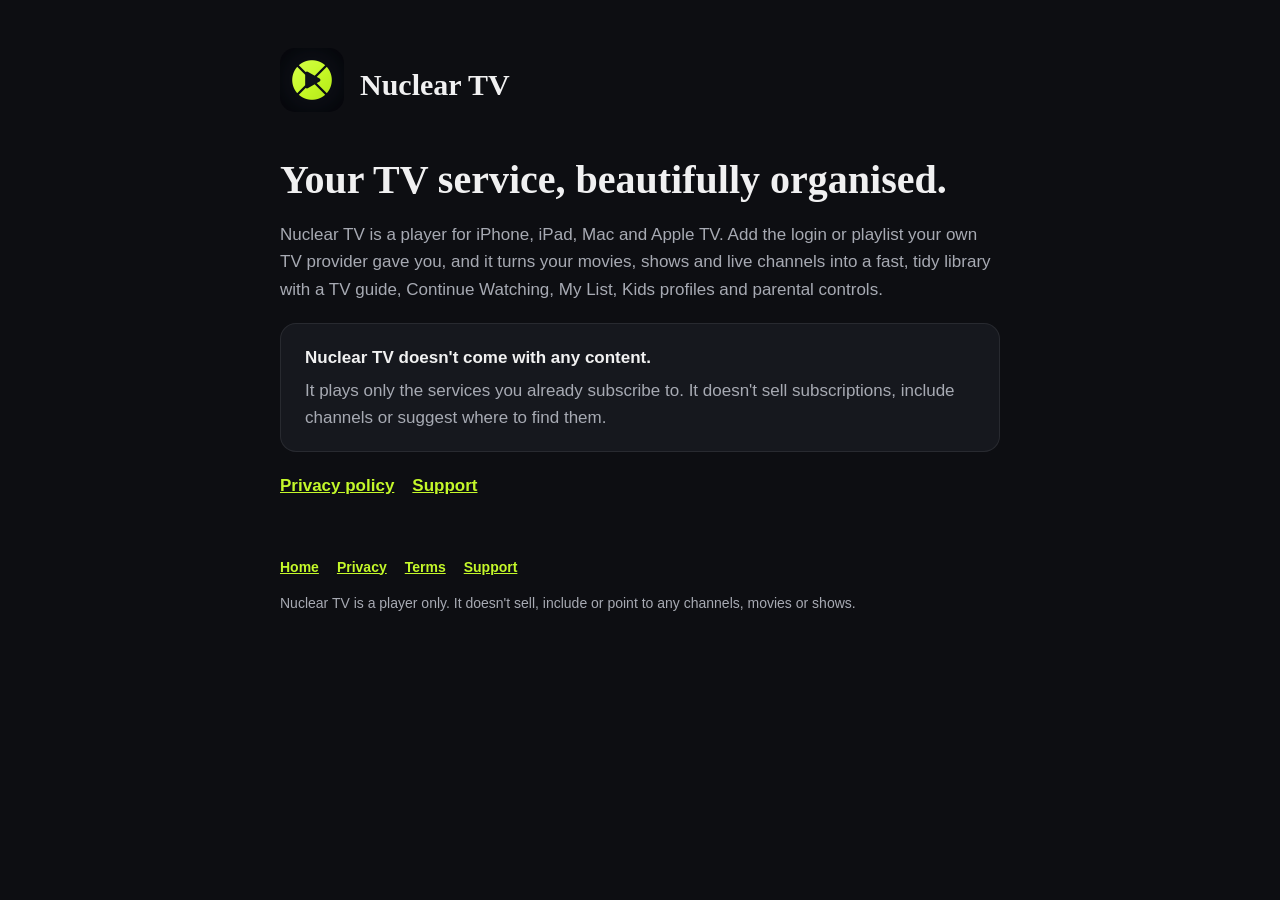
<file: index.html>
<!doctype html>
<html lang="en"><head><meta charset="utf-8"><meta name="viewport" content="width=device-width, initial-scale=1">
<title>Nuclear TV</title><link rel="stylesheet" href="style.css"><link rel="icon" href="icon.png"></head>
<body><main>
<header><a href="./"><img src="icon.png" alt=""></a><a class="brand" href="./">Nuclear TV</a></header>
<h1>Your TV service, beautifully organised.</h1>
<p>Nuclear TV is a player for iPhone, iPad, Mac and Apple TV. Add the login or playlist your own TV provider gave you,
and it turns your movies, shows and live channels into a fast, tidy library with a TV guide, Continue Watching,
My List, Kids profiles and parental controls.</p>
<div class="card"><strong>Nuclear TV doesn't come with any content.</strong>
<p style="margin:6px 0 0">It plays only the services you already subscribe to. It doesn't sell subscriptions, include channels or
suggest where to find them.</p></div>
<p class="links"><a href="privacy.html">Privacy policy</a><a href="support.html">Support</a></p>
<footer><span class="links"><a href="./">Home</a><a href="privacy.html">Privacy</a><a href="terms.html">Terms</a><a href="support.html">Support</a></span><p>Nuclear TV is a player only. It doesn't sell, include or point to any channels, movies or shows.</p></footer>
</main></body></html>
</file>
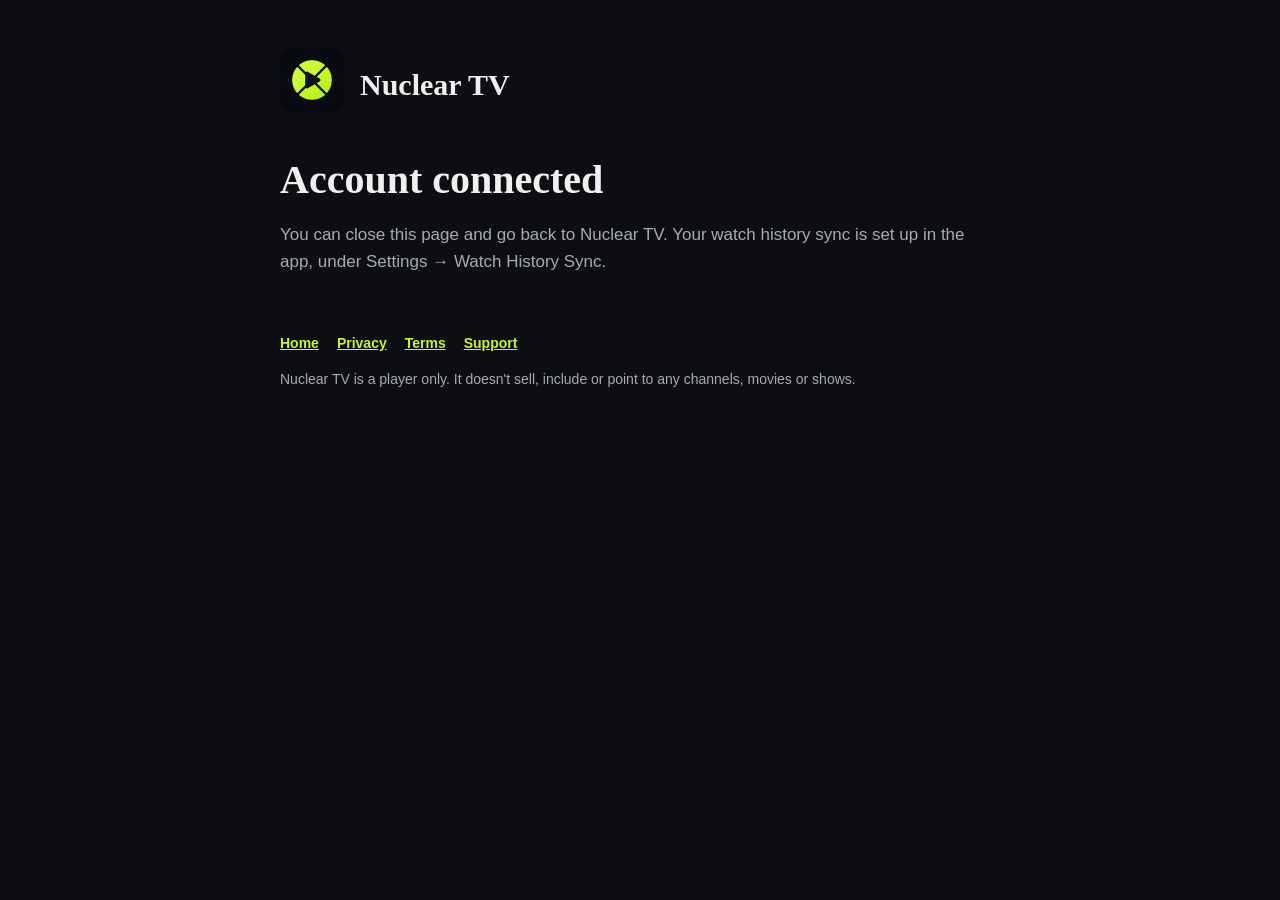
<file: connected.html>
<!doctype html>
<html lang="en"><head><meta charset="utf-8"><meta name="viewport" content="width=device-width, initial-scale=1">
<title>Connected · Nuclear TV</title><link rel="stylesheet" href="style.css"><link rel="icon" href="icon.png"></head>
<body><main>
<header><a href="./"><img src="icon.png" alt=""></a><a class="brand" href="./">Nuclear TV</a></header>
<h1>Account connected</h1>
<p>You can close this page and go back to Nuclear TV. Your watch history sync is set up in the app, under
Settings → Watch History Sync.</p>
<footer><span class="links"><a href="./">Home</a><a href="privacy.html">Privacy</a><a href="terms.html">Terms</a><a href="support.html">Support</a></span><p>Nuclear TV is a player only. It doesn't sell, include or point to any channels, movies or shows.</p></footer>
</main></body></html>
</file>
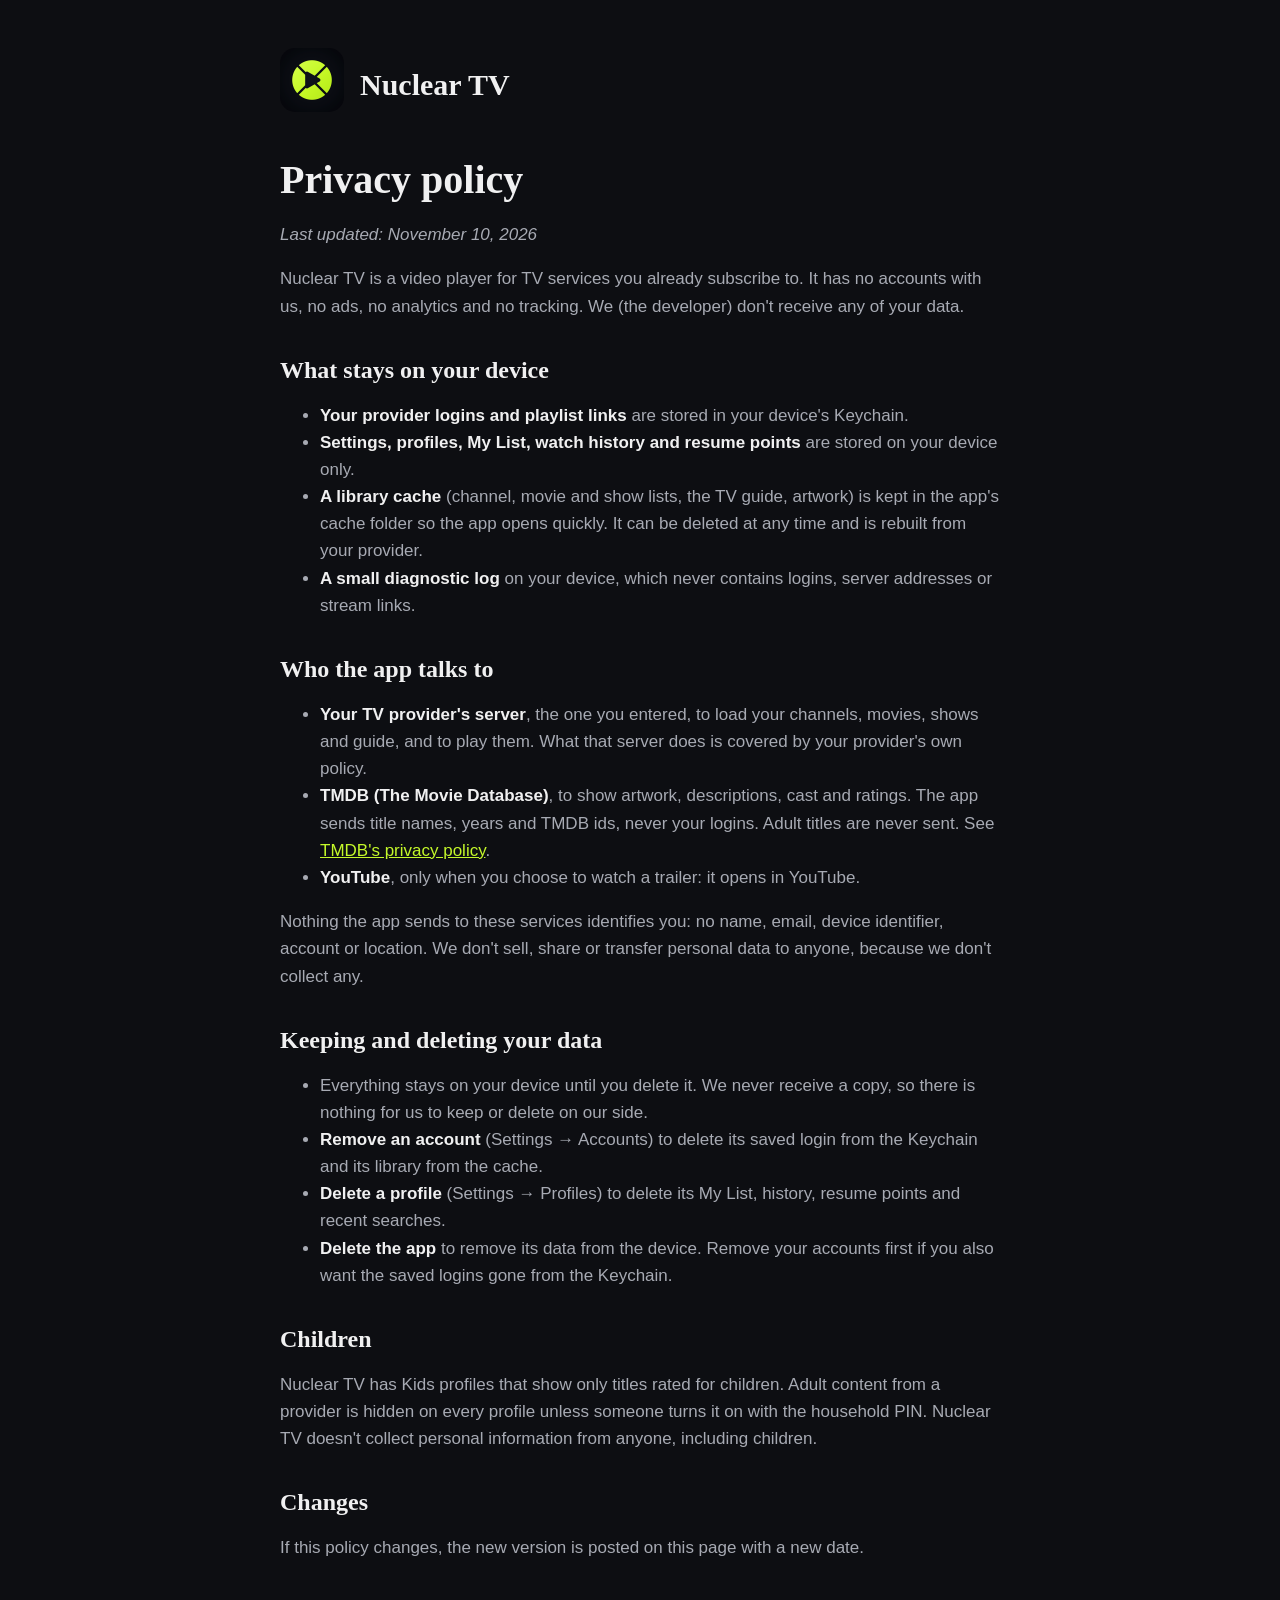
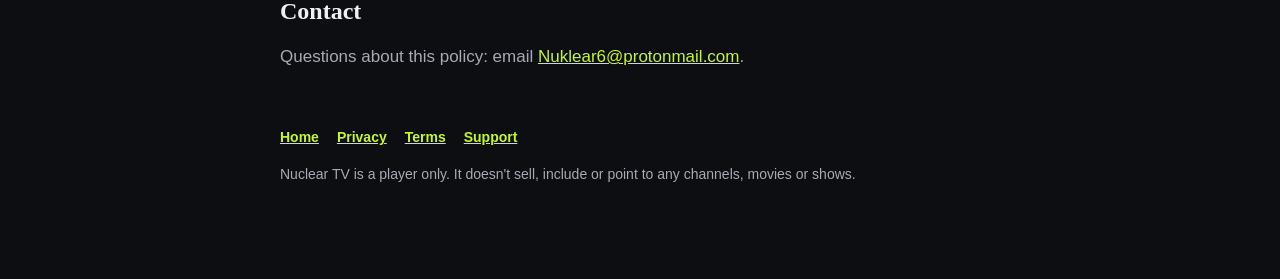
<file: privacy.html>
<!doctype html>
<html lang="en"><head><meta charset="utf-8"><meta name="viewport" content="width=device-width, initial-scale=1">
<title>Privacy policy · Nuclear TV</title><link rel="stylesheet" href="style.css"><link rel="icon" href="icon.png"></head>
<body><main>
<header><a href="./"><img src="icon.png" alt=""></a><a class="brand" href="./">Nuclear TV</a></header>
<h1>Privacy policy</h1>
<p><em>Last updated: November 10, 2026</em></p>
<p>Nuclear TV is a video player for TV services you already subscribe to. It has no accounts with us, no ads, no
analytics and no tracking. We (the developer) don't receive any of your data.</p>
<h2>What stays on your device</h2>
<ul>
<li><strong>Your provider logins and playlist links</strong> are stored in your device's Keychain.</li>
<li><strong>Settings, profiles, My List, watch history and resume points</strong> are stored on your device only.</li>
<li><strong>A library cache</strong> (channel, movie and show lists, the TV guide, artwork) is kept in the app's cache folder
so the app opens quickly. It can be deleted at any time and is rebuilt from your provider.</li>
<li><strong>A small diagnostic log</strong> on your device, which never contains logins, server addresses or stream links.</li>
</ul>
<h2>Who the app talks to</h2>
<ul>
<li><strong>Your TV provider's server</strong>, the one you entered, to load your channels, movies, shows and guide, and to
play them. What that server does is covered by your provider's own policy.</li>
<li><strong>TMDB (The Movie Database)</strong>, to show artwork, descriptions, cast and ratings. The app sends title names,
years and TMDB ids, never your logins. Adult titles are never sent. See
<a href="https://www.themoviedb.org/privacy-policy">TMDB's privacy policy</a>.</li>
<li><strong>YouTube</strong>, only when you choose to watch a trailer: it opens in YouTube.</li>
</ul>
<p>Nothing the app sends to these services identifies you: no name, email, device identifier, account or location.
We don't sell, share or transfer personal data to anyone, because we don't collect any.</p>
<h2>Keeping and deleting your data</h2>
<ul>
<li>Everything stays on your device until you delete it. We never receive a copy, so there is nothing for us to keep or
delete on our side.</li>
<li><strong>Remove an account</strong> (Settings → Accounts) to delete its saved login from the Keychain and its library
from the cache.</li>
<li><strong>Delete a profile</strong> (Settings → Profiles) to delete its My List, history, resume points and recent searches.</li>
<li><strong>Delete the app</strong> to remove its data from the device. Remove your accounts first if you also want the
saved logins gone from the Keychain.</li>
</ul>
<h2>Children</h2>
<p>Nuclear TV has Kids profiles that show only titles rated for children. Adult content from a provider is hidden on
every profile unless someone turns it on with the household PIN. Nuclear TV doesn't collect personal information from
anyone, including children.</p>
<h2>Changes</h2>
<p>If this policy changes, the new version is posted on this page with a new date.</p>
<h2>Contact</h2>
<p>Questions about this policy: email <a href="mailto:Nuklear6@protonmail.com">Nuklear6@protonmail.com</a>.</p>
<footer><span class="links"><a href="./">Home</a><a href="privacy.html">Privacy</a><a href="terms.html">Terms</a><a href="support.html">Support</a></span><p>Nuclear TV is a player only. It doesn't sell, include or point to any channels, movies or shows.</p></footer>
</main></body></html>
</file>
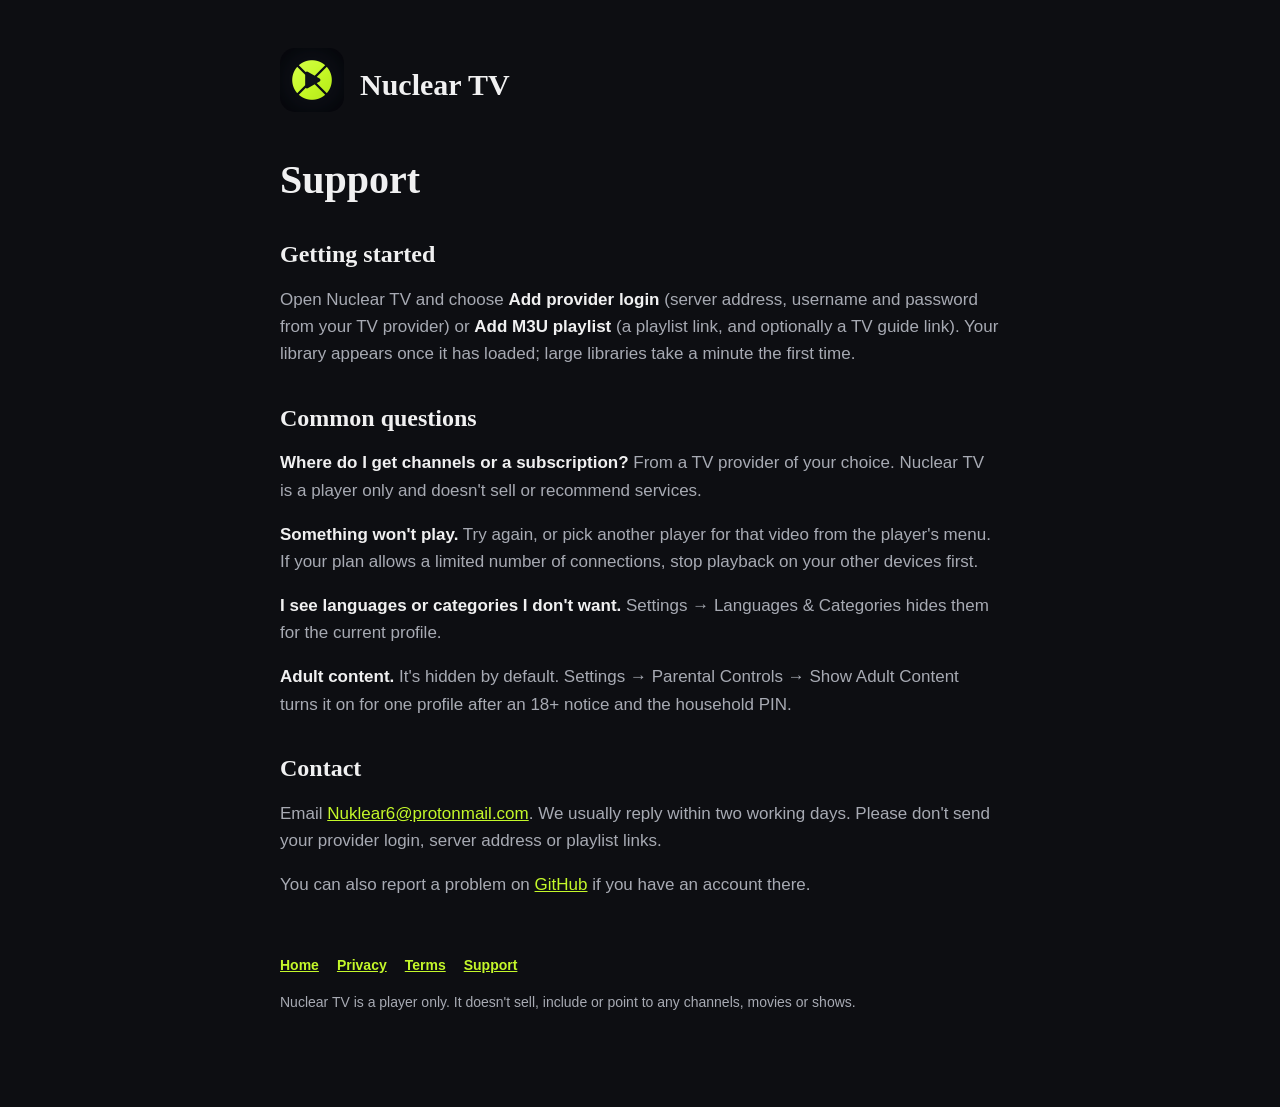
<file: support.html>
<!doctype html>
<html lang="en"><head><meta charset="utf-8"><meta name="viewport" content="width=device-width, initial-scale=1">
<title>Support · Nuclear TV</title><link rel="stylesheet" href="style.css"><link rel="icon" href="icon.png"></head>
<body><main>
<header><a href="./"><img src="icon.png" alt=""></a><a class="brand" href="./">Nuclear TV</a></header>
<h1>Support</h1>
<h2>Getting started</h2>
<p>Open Nuclear TV and choose <strong>Add provider login</strong> (server address, username and password from your TV
provider) or <strong>Add M3U playlist</strong> (a playlist link, and optionally a TV guide link). Your library appears
once it has loaded; large libraries take a minute the first time.</p>
<h2>Common questions</h2>
<p><strong>Where do I get channels or a subscription?</strong> From a TV provider of your choice. Nuclear TV is a player
only and doesn't sell or recommend services.</p>
<p><strong>Something won't play.</strong> Try again, or pick another player for that video from the player's menu. If your
plan allows a limited number of connections, stop playback on your other devices first.</p>
<p><strong>I see languages or categories I don't want.</strong> Settings → Languages &amp; Categories hides them for the
current profile.</p>
<p><strong>Adult content.</strong> It's hidden by default. Settings → Parental Controls → Show Adult Content turns it on for one
profile after an 18+ notice and the household PIN.</p>
<h2>Contact</h2>
<p>Email <a href="mailto:Nuklear6@protonmail.com">Nuklear6@protonmail.com</a>. We usually reply within two working days. Please don't send your provider login, server address or
playlist links.</p>
<p>You can also report a problem on <a href="https://github.com/h1vprjcs/nuclear-tv/issues">GitHub</a> if you have an
account there.</p>
<footer><span class="links"><a href="./">Home</a><a href="privacy.html">Privacy</a><a href="terms.html">Terms</a><a href="support.html">Support</a></span><p>Nuclear TV is a player only. It doesn't sell, include or point to any channels, movies or shows.</p></footer>
</main></body></html>
</file>
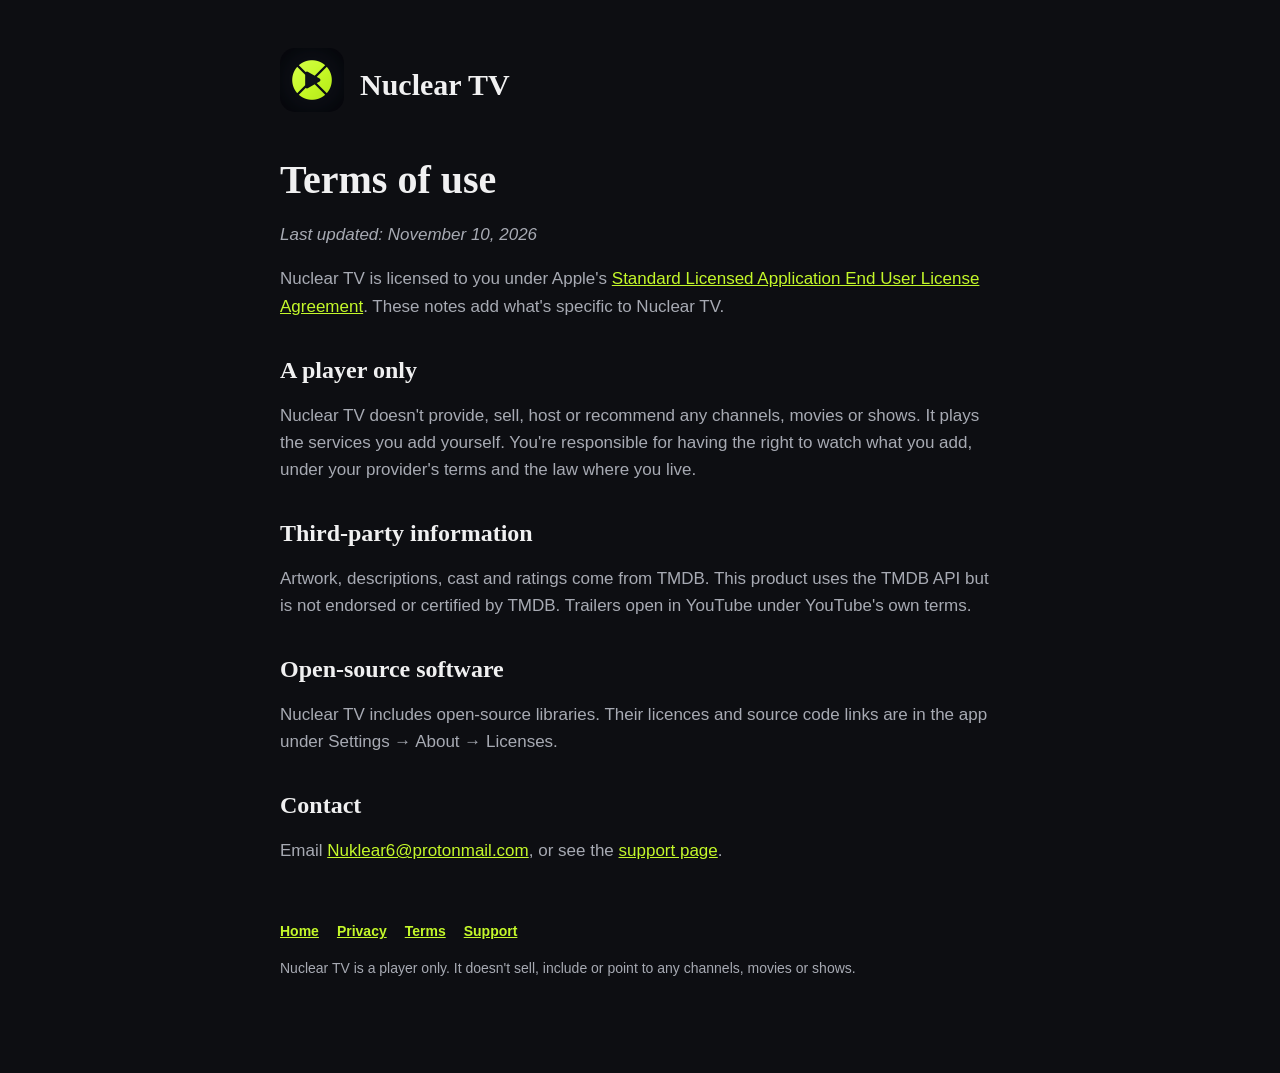
<file: terms.html>
<!doctype html>
<html lang="en"><head><meta charset="utf-8"><meta name="viewport" content="width=device-width, initial-scale=1">
<title>Terms of use · Nuclear TV</title><link rel="stylesheet" href="style.css"><link rel="icon" href="icon.png"></head>
<body><main>
<header><a href="./"><img src="icon.png" alt=""></a><a class="brand" href="./">Nuclear TV</a></header>
<h1>Terms of use</h1>
<p><em>Last updated: November 10, 2026</em></p>
<p>Nuclear TV is licensed to you under Apple's
<a href="https://www.apple.com/legal/internet-services/itunes/dev/stdeula/">Standard Licensed Application End User License
Agreement</a>. These notes add what's specific to Nuclear TV.</p>
<h2>A player only</h2>
<p>Nuclear TV doesn't provide, sell, host or recommend any channels, movies or shows. It plays the services you add
yourself. You're responsible for having the right to watch what you add, under your provider's terms and the law
where you live.</p>
<h2>Third-party information</h2>
<p>Artwork, descriptions, cast and ratings come from TMDB. This product uses the TMDB API but is not endorsed or
certified by TMDB. Trailers open in YouTube under YouTube's own terms.</p>
<h2>Open-source software</h2>
<p>Nuclear TV includes open-source libraries. Their licences and source code links are in the app under
Settings → About → Licenses.</p>
<h2>Contact</h2>
<p>Email <a href="mailto:Nuklear6@protonmail.com">Nuklear6@protonmail.com</a>, or see the <a href="support.html">support page</a>.</p>
<footer><span class="links"><a href="./">Home</a><a href="privacy.html">Privacy</a><a href="terms.html">Terms</a><a href="support.html">Support</a></span><p>Nuclear TV is a player only. It doesn't sell, include or point to any channels, movies or shows.</p></footer>
</main></body></html>
</file>
<file: style.css>
:root { --ink: #0D0E12; --surface: #16181E; --hairline: rgba(255,255,255,.08); --text: rgba(255,255,255,.94);
        --secondary: #A7AAB3; --accent: #C4F82A; }
* { box-sizing: border-box; }
body { margin: 0; background: var(--ink); color: var(--text);
       font: 17px/1.6 -apple-system, BlinkMacSystemFont, "SF Pro Text", "Helvetica Neue", Arial, sans-serif; }
main { max-width: 760px; margin: 0 auto; padding: 48px 20px 80px; }
header { display: flex; align-items: center; gap: 16px; margin-bottom: 36px; }
header img { width: 64px; height: 64px; border-radius: 15px; }
header a { color: var(--text); text-decoration: none; }
.brand { font: 600 30px/1.1 "New York", "Iowan Old Style", Georgia, serif; }
h1, h2 { font-family: "New York", "Iowan Old Style", Georgia, serif; font-weight: 600; line-height: 1.2; }
h1 { font-size: 40px; margin: 0 0 8px; }
h2 { font-size: 24px; margin: 36px 0 8px; }
p, li { color: var(--secondary); }
strong { color: var(--text); }
a { color: var(--accent); }
.card { background: var(--surface); border: 1px solid var(--hairline); border-radius: 16px; padding: 20px 24px; margin: 20px 0; }
.links a { display: inline-block; margin-right: 18px; font-weight: 600; }
code { background: var(--surface); border: 1px solid var(--hairline); border-radius: 6px; padding: 1px 6px; color: var(--text);
       word-break: break-all; }
footer { margin-top: 56px; font-size: 14px; color: var(--secondary); }
</file>
